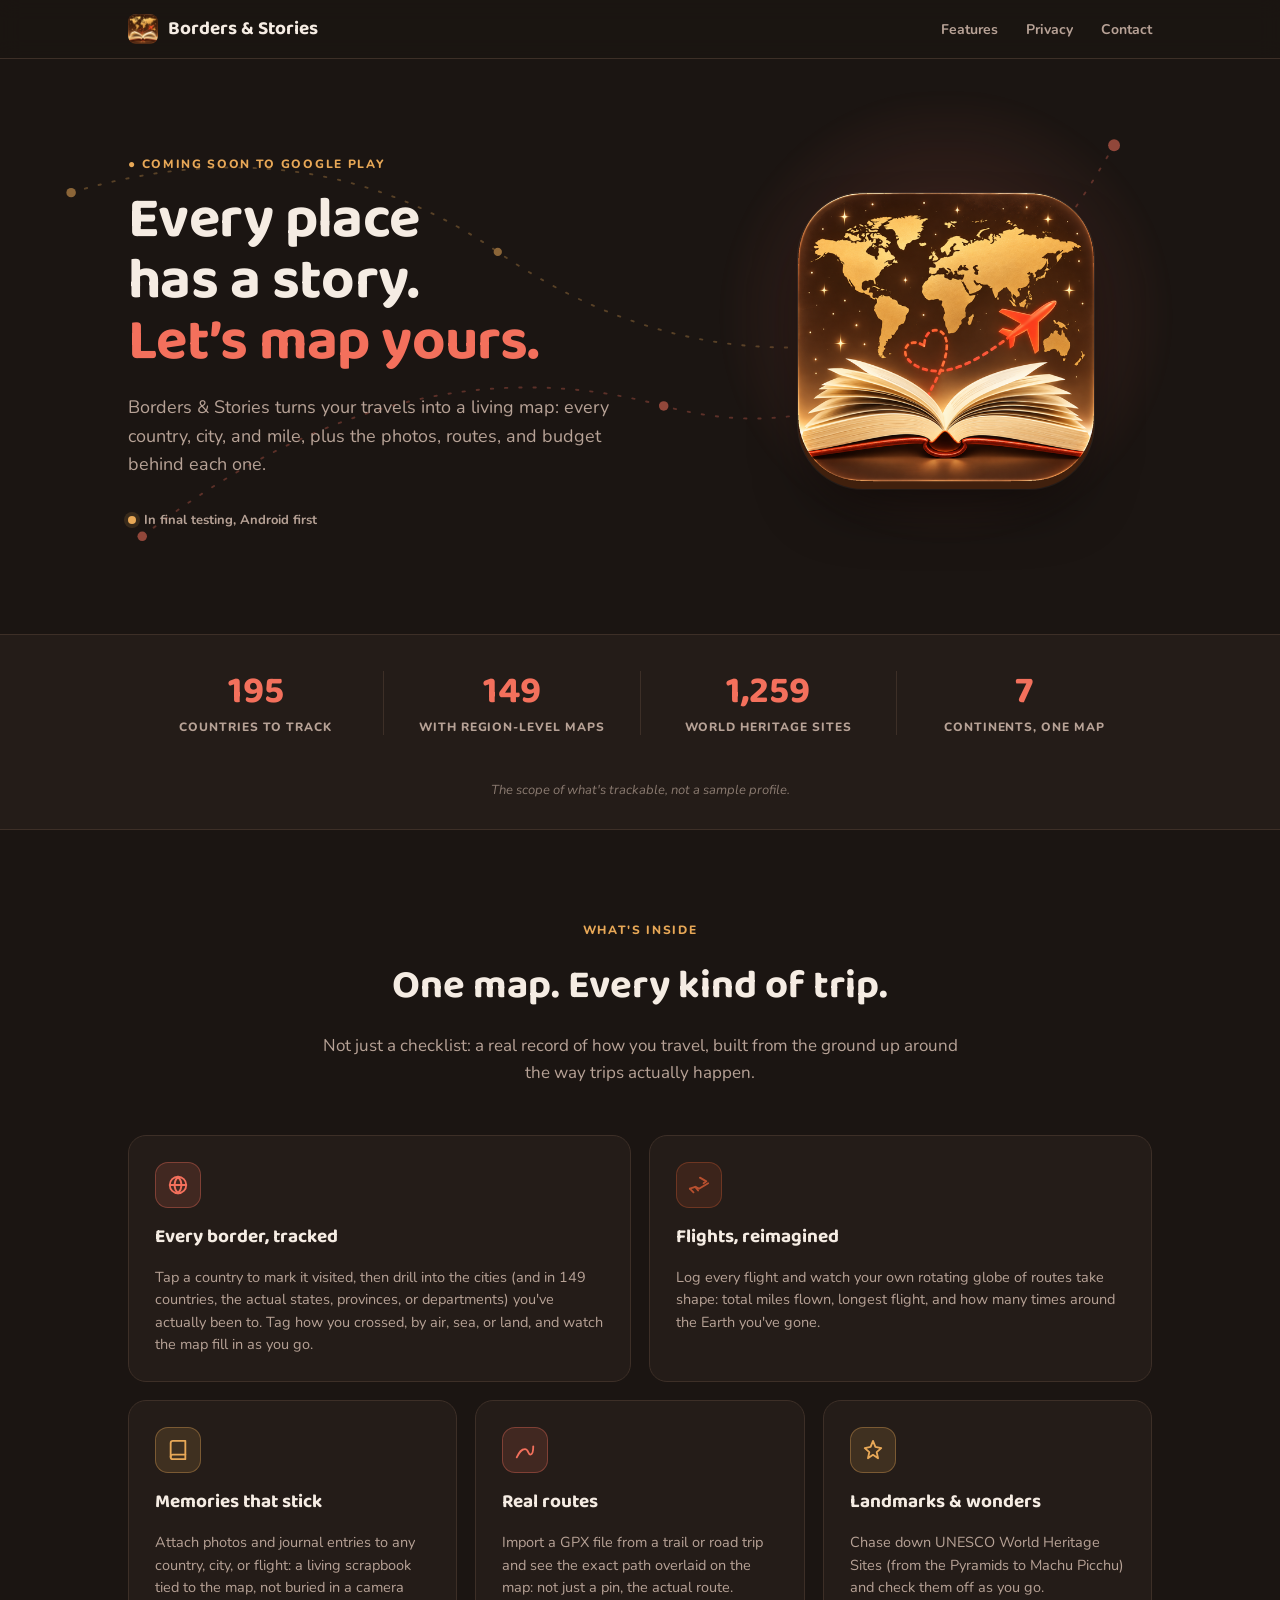
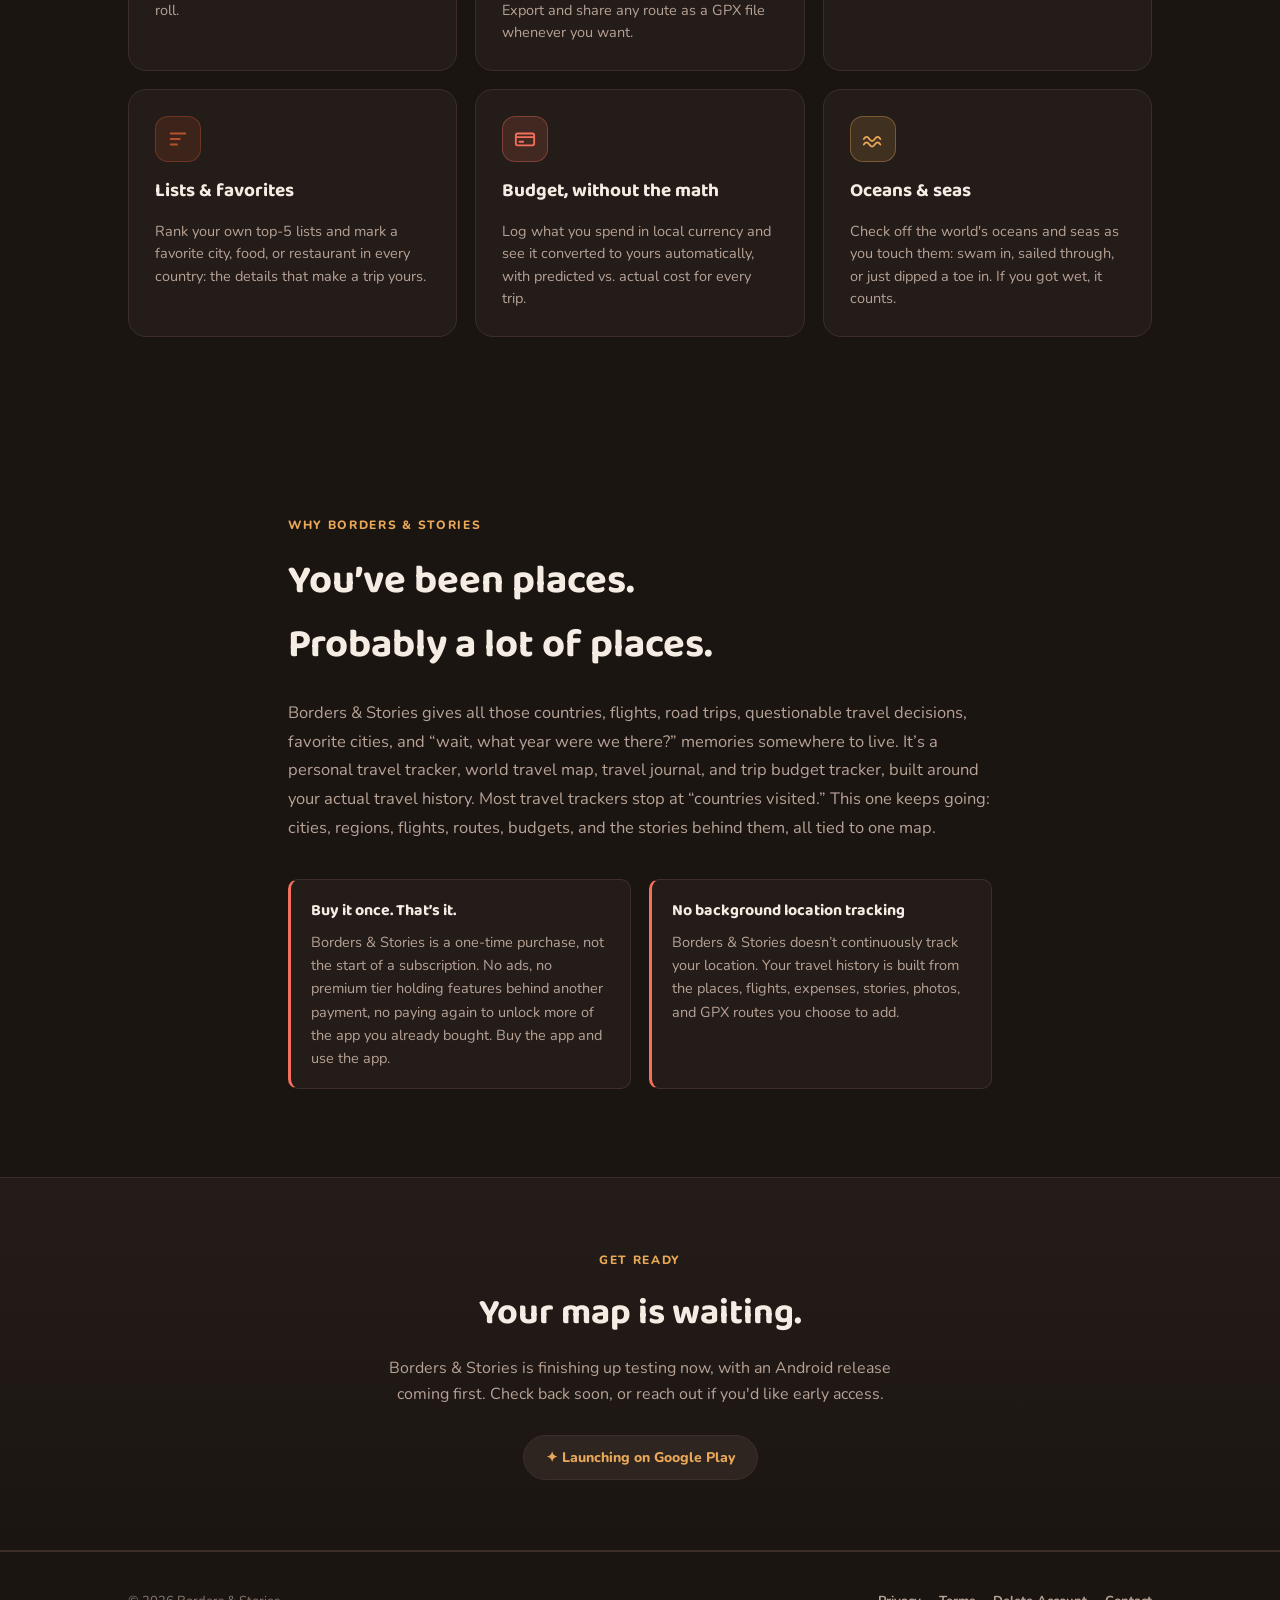
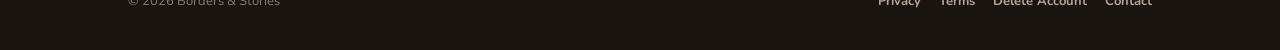
<file: index.html>
<!DOCTYPE html>
<html lang="en">
<head>
<meta charset="UTF-8">
<title>Borders &amp; Stories</title>
<meta name="viewport" content="width=device-width, initial-scale=1">
<link rel="preconnect" href="https://fonts.googleapis.com">
<link rel="preconnect" href="https://fonts.gstatic.com" crossorigin>
<link href="https://fonts.googleapis.com/css2?family=Baloo+2:wght@500;700;800&family=Nunito:wght@400;600;700;800&display=swap" rel="stylesheet">
<link rel="stylesheet" href="style.css">
<style>
  /* ---------- hero ---------- */
  .hero{position:relative;overflow:hidden;padding:76px 0 88px;border-bottom:1px solid var(--border);}
  .hero-grid{position:relative;z-index:2;display:grid;grid-template-columns:1.15fr 0.85fr;gap:56px;align-items:center;}
  @media (max-width:860px){.hero-grid{grid-template-columns:1fr;gap:40px;}}
  @media (max-width:640px){.nav-links{display:none;}}

  .hero h1{font-size:clamp(36px,5.4vw,58px);line-height:1.05;letter-spacing:-0.01em;margin-top:16px;}
  .hero h1 .accent{color:var(--coral);}
  .hero-sub{margin-top:20px;max-width:46ch;color:var(--text-muted);font-size:18px;line-height:1.6;}
  .hero-actions{margin-top:32px;display:flex;flex-wrap:wrap;align-items:center;gap:16px;}
  .status-pill{display:inline-flex;align-items:center;gap:8px;font-size:13px;font-weight:700;color:var(--text-muted);}
  .status-dot{width:8px;height:8px;border-radius:50%;background:var(--amber);box-shadow:0 0 0 4px var(--amber-wash);}

  .hero-art{position:relative;aspect-ratio:1/1;max-width:420px;margin:0 auto;}
  .hero-art .glow{position:absolute;inset:-10%;background:radial-gradient(circle at 50% 45%, rgba(243,112,92,0.22), transparent 62%);filter:blur(4px);}
  .hero-art img{position:relative;width:72%;margin:14% auto 0;border-radius:22%;box-shadow:0 30px 60px -20px rgba(0,0,0,0.65), 0 0 0 1px rgba(245,236,227,0.08);}
  .hero-bg-svg{position:absolute;inset:0;width:100%;height:100%;opacity:0.55;z-index:1;}

  /* ---------- stat strip ---------- */
  .stats{border-bottom:1px solid var(--border);background:var(--surface);}
  .stats-inner{display:flex;padding:36px 0;text-align:center;}
  .stat{flex:1;padding:0 12px;}
  .stat + .stat{border-left:1px solid var(--border);}
  .stat-num{font-family:"Baloo 2",sans-serif;font-weight:700;font-size:clamp(26px,4vw,38px);color:var(--coral);line-height:1.1;}
  .stat-label{margin-top:6px;font-size:12px;font-weight:800;letter-spacing:0.08em;text-transform:uppercase;color:var(--text-muted);}
  .stats-note{text-align:center;padding:10px 0 30px;font-size:13px;color:var(--text-faint);font-style:italic;}

  /* ---------- features ---------- */
  .section{padding:88px 0;}
  .section-head{max-width:640px;margin:0 auto 48px;text-align:center;}
  .section-head h2{font-size:clamp(28px,3.6vw,40px);margin-top:14px;}
  .section-head p{margin-top:14px;color:var(--text-muted);font-size:17px;line-height:1.6;}

  .bento{display:grid;grid-template-columns:repeat(6,1fr);gap:18px;}
  @media (max-width:860px){.bento{grid-template-columns:repeat(2,1fr);}}
  @media (max-width:520px){.bento{grid-template-columns:1fr;}}

  .card{background:var(--surface);border:1px solid var(--border);border-radius:18px;padding:26px;display:flex;flex-direction:column;gap:14px;grid-column:span 2;}
  .card.wide{grid-column:span 3;}
  @media (max-width:860px){.card,.card.wide{grid-column:span 1;}}

  .card-icon{width:46px;height:46px;border-radius:13px;display:flex;align-items:center;justify-content:center;border:1px solid transparent;}
  .card-icon svg{width:22px;height:22px;}
  .card h3{font-size:19px;color:var(--text);}
  .card p{color:var(--text-muted);font-size:14.5px;line-height:1.55;}

  .accent-coral .card-icon{background:var(--coral-wash);border-color:rgba(243,112,92,0.35);color:var(--coral);}
  .accent-amber .card-icon{background:var(--amber-wash);border-color:rgba(232,168,87,0.35);color:var(--amber);}
  .accent-terracotta .card-icon{background:var(--terracotta-wash);border-color:rgba(184,80,47,0.4);color:var(--terracotta);}

  /* ---------- cta band ---------- */
  /* ---------- about ---------- */
  .about-inner{max-width:760px;}
  .about-lead{margin-top:22px;color:var(--text-muted);font-size:16.5px;line-height:1.75;}
  .about-grid{display:grid;grid-template-columns:1fr 1fr;gap:18px;margin-top:36px;}
  @media (max-width:640px){.about-grid{grid-template-columns:1fr;}}
  .about-grid h3{font-size:16px;color:var(--text);margin-bottom:8px;}
  .about-grid p{color:var(--text-muted);font-size:14.5px;line-height:1.6;}

  .cta{border-top:1px solid var(--border);border-bottom:1px solid var(--border);background:linear-gradient(180deg, var(--surface), var(--bg));}
  .cta-inner{padding:70px 0;text-align:center;}
  .cta h2{font-size:clamp(26px,3.6vw,36px);}
  .cta p{margin-top:14px;color:var(--text-muted);font-size:16px;max-width:52ch;margin-left:auto;margin-right:auto;line-height:1.6;}
  .cta-pill{margin-top:28px;display:inline-flex;align-items:center;gap:10px;background:var(--surface-elevated);border:1px solid var(--border);padding:12px 22px;border-radius:999px;font-weight:800;font-size:14px;color:var(--amber);}
</style>
</head>
<body>

<nav class="nav">
  <div class="nav-inner">
    <a class="brand" href="index.html"><img src="icon.png" alt=""><span>Borders &amp; Stories</span></a>
    <div class="nav-links">
      <a href="#features">Features</a>
      <a href="privacy.html">Privacy</a>
      <a href="mailto:passport@bordersandstories.com">Contact</a>
    </div>
  </div>
</nav>

<header class="hero">
  <svg class="hero-bg-svg" viewBox="0 0 1080 620" preserveAspectRatio="xMidYMid slice" aria-hidden="true">
    <g stroke="#F3705C" stroke-width="1.6" fill="none" opacity="0.55">
      <path d="M120,470 Q 340,300 560,360 T 940,140" stroke-dasharray="2 10" stroke-linecap="round"/>
      <path d="M60,180 Q 260,120 420,230 T 760,300" stroke="#E8A857" stroke-dasharray="2 10" stroke-linecap="round"/>
    </g>
    <g fill="#F3705C">
      <circle cx="120" cy="470" r="4"/>
      <circle cx="560" cy="360" r="4"/>
      <circle cx="940" cy="140" r="5"/>
    </g>
    <g fill="#E8A857">
      <circle cx="60" cy="180" r="4"/>
      <circle cx="420" cy="230" r="3.5"/>
      <circle cx="760" cy="300" r="4.5"/>
    </g>
  </svg>
  <div class="wrap hero-grid">
    <div>
      <span class="eyebrow">● Coming soon to Google Play</span>
      <h1>Every place has a story.<br><span class="accent">Let&rsquo;s map yours.</span></h1>
      <p class="hero-sub">Borders &amp; Stories turns your travels into a living map: every country, city, and mile, plus the photos, routes, and budget behind each one.</p>
      <div class="hero-actions">
        <span class="status-pill"><span class="status-dot"></span>In final testing, Android first</span>
      </div>
    </div>
    <div class="hero-art">
      <div class="glow"></div>
      <img src="icon.png" alt="Borders & Stories app icon">
    </div>
  </div>
</header>

<section class="stats">
  <div class="wrap">
    <div class="stats-inner">
      <div class="stat"><div class="stat-num">195</div><div class="stat-label">Countries to track</div></div>
      <div class="stat"><div class="stat-num">149</div><div class="stat-label">With region-level maps</div></div>
      <div class="stat"><div class="stat-num">1,259</div><div class="stat-label">World Heritage sites</div></div>
      <div class="stat"><div class="stat-num">7</div><div class="stat-label">Continents, one map</div></div>
    </div>
  </div>
  <p class="stats-note">The scope of what's trackable, not a sample profile.</p>
</section>

<section class="section" id="features">
  <div class="wrap">
    <div class="section-head">
      <span class="eyebrow">What's inside</span>
      <h2>One map. Every kind of trip.</h2>
      <p>Not just a checklist: a real record of how you travel, built from the ground up around the way trips actually happen.</p>
    </div>

    <div class="bento">
      <div class="card wide accent-coral">
        <div class="card-icon"><svg viewBox="0 0 24 24" fill="none" stroke="currentColor" stroke-width="2" stroke-linecap="round" stroke-linejoin="round"><circle cx="12" cy="12" r="9"/><path d="M3 12h18M12 3c2.5 2.6 3.8 6 3.8 9s-1.3 6.4-3.8 9c-2.5-2.6-3.8-6-3.8-9s1.3-6.4 3.8-9z"/></svg></div>
        <h3>Every border, tracked</h3>
        <p>Tap a country to mark it visited, then drill into the cities (and in 149 countries, the actual states, provinces, or departments) you've actually been to. Tag how you crossed, by air, sea, or land, and watch the map fill in as you go.</p>
      </div>

      <div class="card wide accent-terracotta">
        <div class="card-icon"><svg viewBox="0 0 24 24" fill="none" stroke="currentColor" stroke-width="2" stroke-linecap="round" stroke-linejoin="round"><path d="M2 16l6-2 4 2 10-6"/><path d="M13 4l7 4-3 2"/><path d="M2 16l4 4M8 14l3 4"/></svg></div>
        <h3>Flights, reimagined</h3>
        <p>Log every flight and watch your own rotating globe of routes take shape: total miles flown, longest flight, and how many times around the Earth you've gone.</p>
      </div>

      <div class="card accent-amber">
        <div class="card-icon"><svg viewBox="0 0 24 24" fill="none" stroke="currentColor" stroke-width="2" stroke-linecap="round" stroke-linejoin="round"><path d="M4 19.5A2.5 2.5 0 0 1 6.5 17H20"/><path d="M6.5 2H20v20H6.5A2.5 2.5 0 0 1 4 19.5v-15A2.5 2.5 0 0 1 6.5 2z"/></svg></div>
        <h3>Memories that stick</h3>
        <p>Attach photos and journal entries to any country, city, or flight: a living scrapbook tied to the map, not buried in a camera roll.</p>
      </div>

      <div class="card accent-coral">
        <div class="card-icon"><svg viewBox="0 0 24 24" fill="none" stroke="currentColor" stroke-width="2" stroke-linecap="round" stroke-linejoin="round"><path d="M3 20c3-6 5-9 9-9s3 6 6 6 3-9 3-9"/></svg></div>
        <h3>Real routes</h3>
        <p>Import a GPX file from a trail or road trip and see the exact path overlaid on the map: not just a pin, the actual route. Export and share any route as a GPX file whenever you want.</p>
      </div>

      <div class="card accent-amber">
        <div class="card-icon"><svg viewBox="0 0 24 24" fill="none" stroke="currentColor" stroke-width="2" stroke-linecap="round" stroke-linejoin="round"><path d="M12 2l2.6 6.6L21 10l-5 4.3L17.5 21 12 17.3 6.5 21 8 14.3 3 10l6.4-1.4z"/></svg></div>
        <h3>Landmarks &amp; wonders</h3>
        <p>Chase down UNESCO World Heritage Sites (from the Pyramids to Machu Picchu) and check them off as you go.</p>
      </div>

      <div class="card accent-terracotta">
        <div class="card-icon"><svg viewBox="0 0 24 24" fill="none" stroke="currentColor" stroke-width="2" stroke-linecap="round" stroke-linejoin="round"><path d="M4 6h16M4 12h10M4 18h7"/></svg></div>
        <h3>Lists &amp; favorites</h3>
        <p>Rank your own top-5 lists and mark a favorite city, food, or restaurant in every country: the details that make a trip yours.</p>
      </div>

      <div class="card accent-coral">
        <div class="card-icon"><svg viewBox="0 0 24 24" fill="none" stroke="currentColor" stroke-width="2" stroke-linecap="round" stroke-linejoin="round"><rect x="2" y="6" width="20" height="13" rx="2"/><path d="M2 10h20M6 15h4"/></svg></div>
        <h3>Budget, without the math</h3>
        <p>Log what you spend in local currency and see it converted to yours automatically, with predicted vs. actual cost for every trip.</p>
      </div>

      <div class="card accent-amber">
        <div class="card-icon"><svg viewBox="0 0 24 24" fill="none" stroke="currentColor" stroke-width="2" stroke-linecap="round" stroke-linejoin="round"><path d="M2 12c2-3 4-3 6 0s4 3 6 0 4-3 6 0"/><path d="M2 18c2-3 4-3 6 0s4 3 6 0 4-3 6 0"/></svg></div>
        <h3>Oceans &amp; seas</h3>
        <p>Check off the world's oceans and seas as you touch them: swam in, sailed through, or just dipped a toe in. If you got wet, it counts.</p>
      </div>
    </div>
  </div>
</section>

<section class="section about">
  <div class="wrap about-inner">
    <div class="section-head" style="text-align:left;margin:0;">
      <span class="eyebrow">Why Borders &amp; Stories</span>
      <h2>You&rsquo;ve been places. Probably a lot of places.</h2>
    </div>
    <p class="about-lead">Borders &amp; Stories gives all those countries, flights, road trips, questionable travel decisions, favorite cities, and &ldquo;wait, what year were we there?&rdquo; memories somewhere to live. It&rsquo;s a personal travel tracker, world travel map, travel journal, and trip budget tracker, built around your actual travel history. Most travel trackers stop at &ldquo;countries visited.&rdquo; This one keeps going: cities, regions, flights, routes, budgets, and the stories behind them, all tied to one map.</p>

    <div class="about-grid">
      <div class="callout">
        <h3>Buy it once. That&rsquo;s it.</h3>
        <p>Borders &amp; Stories is a one-time purchase, not the start of a subscription. No ads, no premium tier holding features behind another payment, no paying again to unlock more of the app you already bought. Buy the app and use the app.</p>
      </div>
      <div class="callout">
        <h3>No background location tracking</h3>
        <p>Borders &amp; Stories doesn&rsquo;t continuously track your location. Your travel history is built from the places, flights, expenses, stories, photos, and GPX routes you choose to add.</p>
      </div>
    </div>
  </div>
</section>

<section class="cta">
  <div class="wrap cta-inner">
    <span class="eyebrow">Get ready</span>
    <h2 style="margin-top:14px;">Your map is waiting.</h2>
    <p>Borders &amp; Stories is finishing up testing now, with an Android release coming first. Check back soon, or reach out if you'd like early access.</p>
    <div class="cta-pill">✦ Launching on Google Play</div>
  </div>
</section>

<footer>
  <div class="wrap foot-bottom">
    <span>&copy; 2026 Borders &amp; Stories</span>
    <div class="foot-links">
      <a href="privacy.html">Privacy</a>
      <a href="terms.html">Terms</a>
      <a href="delete-account.html">Delete Account</a>
      <a href="mailto:passport@bordersandstories.com">Contact</a>
    </div>
  </div>
</footer>
</body>
</html>
</file>
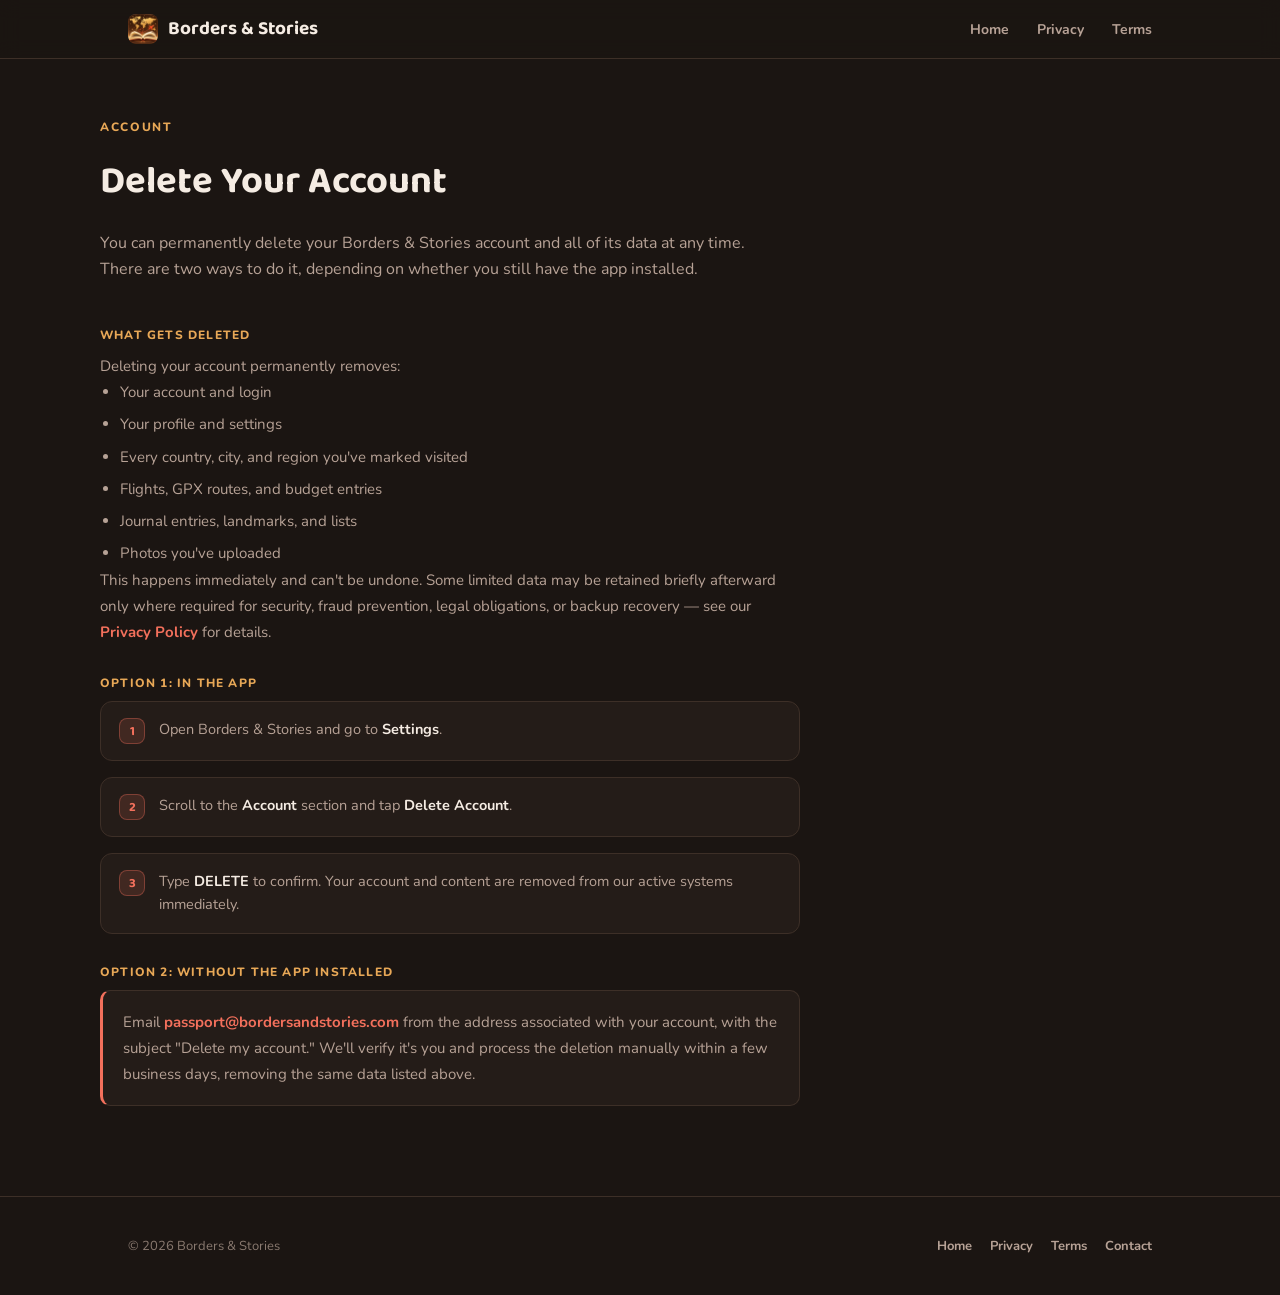
<file: delete-account.html>
<!DOCTYPE html>
<html lang="en">
<head>
<meta charset="UTF-8">
<title>Delete Your Account — Borders &amp; Stories</title>
<meta name="viewport" content="width=device-width, initial-scale=1">
<link rel="preconnect" href="https://fonts.googleapis.com">
<link rel="preconnect" href="https://fonts.gstatic.com" crossorigin>
<link href="https://fonts.googleapis.com/css2?family=Baloo+2:wght@500;700;800&family=Nunito:wght@400;600;700;800&display=swap" rel="stylesheet">
<link rel="stylesheet" href="style.css">
</head>
<body>

<nav class="nav">
  <div class="nav-inner">
    <a class="brand" href="index.html"><img src="icon.png" alt=""><span>Borders &amp; Stories</span></a>
    <div class="nav-links">
      <a href="index.html">Home</a>
      <a href="privacy.html">Privacy</a>
      <a href="terms.html">Terms</a>
    </div>
  </div>
</nav>

<main class="doc wrap">
  <div class="doc-header">
    <span class="eyebrow">Account</span>
    <h1>Delete Your Account</h1>
    <p class="doc-intro">You can permanently delete your Borders &amp; Stories account and all of its data at any time. There are two ways to do it, depending on whether you still have the app installed.</p>
  </div>

  <div class="doc-body">
    <div>
      <h2>What gets deleted</h2>
      <p>Deleting your account permanently removes:</p>
      <ul>
        <li>Your account and login</li>
        <li>Your profile and settings</li>
        <li>Every country, city, and region you've marked visited</li>
        <li>Flights, GPX routes, and budget entries</li>
        <li>Journal entries, landmarks, and lists</li>
        <li>Photos you've uploaded</li>
      </ul>
      <p>This happens immediately and can't be undone. Some limited data may be retained briefly afterward only where required for security, fraud prevention, legal obligations, or backup recovery — see our <a href="privacy.html">Privacy Policy</a> for details.</p>
    </div>

    <div>
      <h2>Option 1: In the app</h2>
      <div class="step-list">
        <div class="step">
          <span class="step-num">1</span>
          <p>Open Borders &amp; Stories and go to <strong>Settings</strong>.</p>
        </div>
        <div class="step">
          <span class="step-num">2</span>
          <p>Scroll to the <strong>Account</strong> section and tap <strong>Delete Account</strong>.</p>
        </div>
        <div class="step">
          <span class="step-num">3</span>
          <p>Type <strong>DELETE</strong> to confirm. Your account and content are removed from our active systems immediately.</p>
        </div>
      </div>
    </div>

    <div>
      <h2>Option 2: Without the app installed</h2>
      <div class="callout">
        <p>Email <a href="mailto:passport@bordersandstories.com?subject=Delete%20my%20account">passport@bordersandstories.com</a> from the address associated with your account, with the subject "Delete my account." We'll verify it's you and process the deletion manually within a few business days, removing the same data listed above.</p>
      </div>
    </div>
  </div>
</main>

<footer>
  <div class="wrap foot-bottom">
    <span>&copy; 2026 Borders &amp; Stories</span>
    <div class="foot-links">
      <a href="index.html">Home</a>
      <a href="privacy.html">Privacy</a>
      <a href="terms.html">Terms</a>
      <a href="mailto:passport@bordersandstories.com">Contact</a>
    </div>
  </div>
</footer>
</body>
</html>
</file>
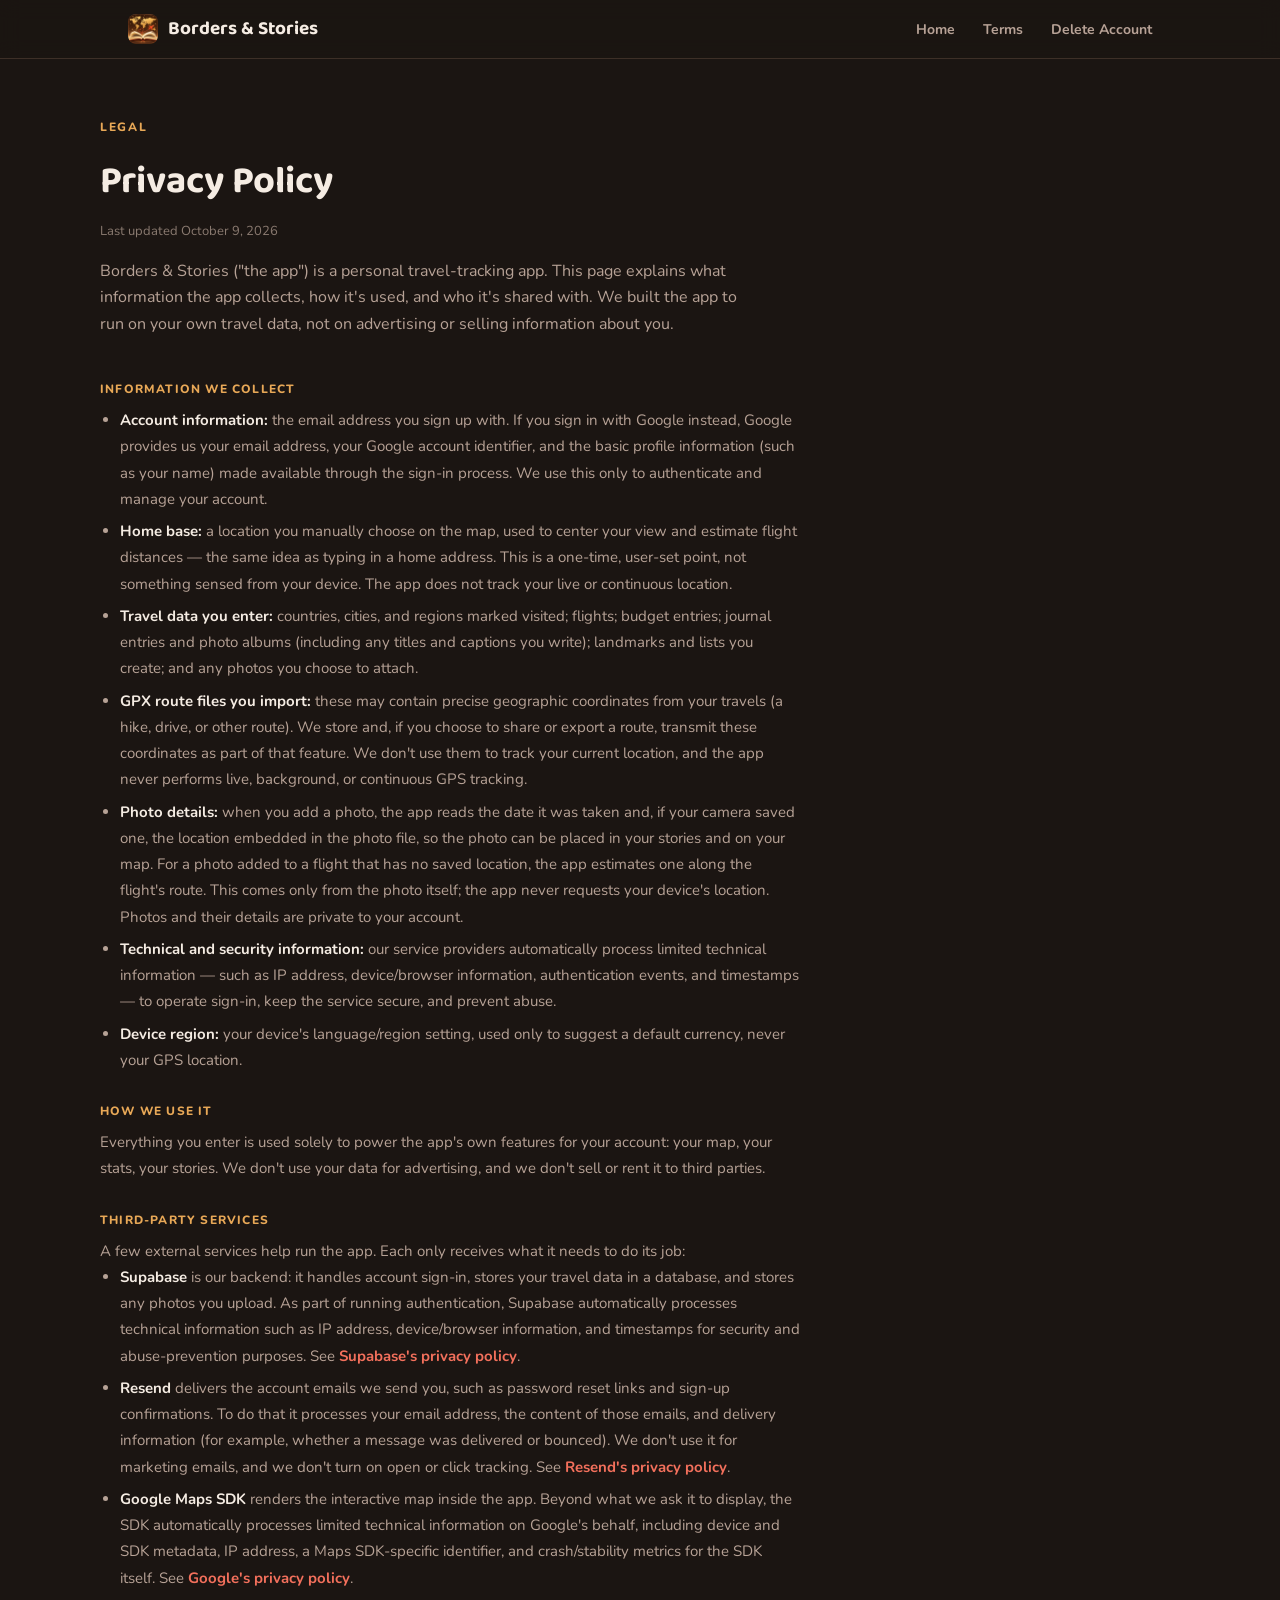
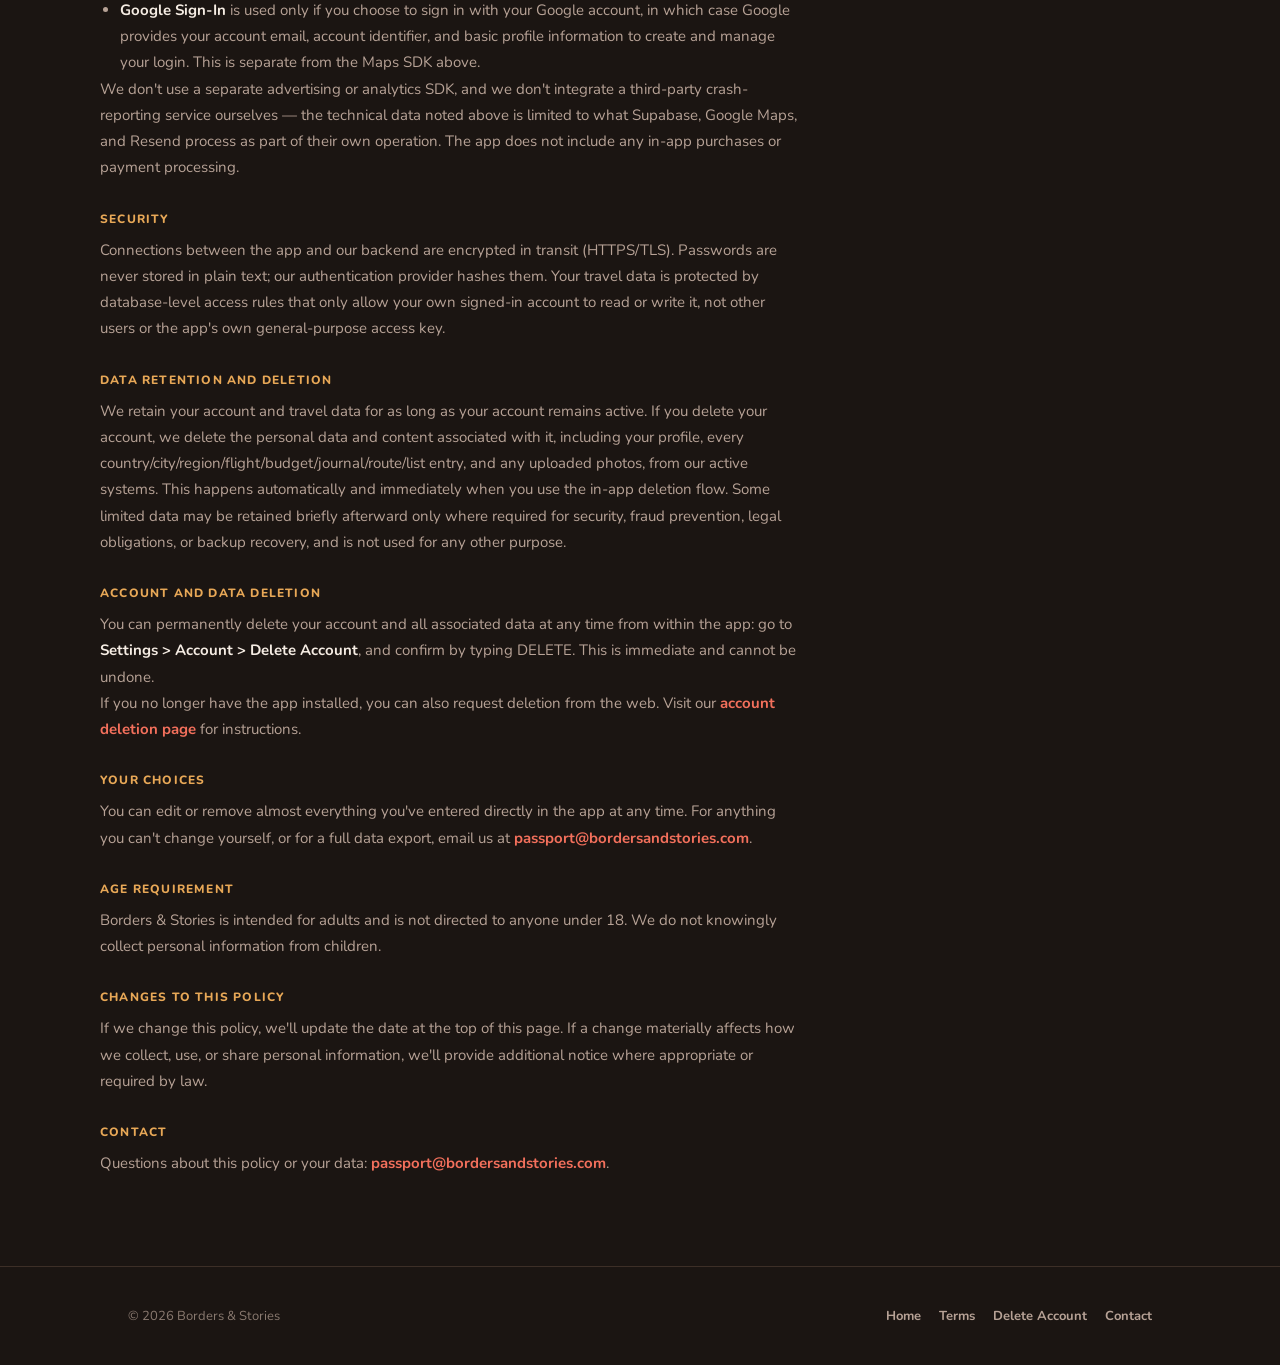
<file: privacy.html>
<!DOCTYPE html>
<html lang="en">
<head>
<meta charset="UTF-8">
<title>Privacy Policy — Borders &amp; Stories</title>
<meta name="viewport" content="width=device-width, initial-scale=1">
<link rel="preconnect" href="https://fonts.googleapis.com">
<link rel="preconnect" href="https://fonts.gstatic.com" crossorigin>
<link href="https://fonts.googleapis.com/css2?family=Baloo+2:wght@500;700;800&family=Nunito:wght@400;600;700;800&display=swap" rel="stylesheet">
<link rel="stylesheet" href="style.css">
</head>
<body>

<nav class="nav">
  <div class="nav-inner">
    <a class="brand" href="index.html"><img src="icon.png" alt=""><span>Borders &amp; Stories</span></a>
    <div class="nav-links">
      <a href="index.html">Home</a>
      <a href="terms.html">Terms</a>
      <a href="delete-account.html">Delete Account</a>
    </div>
  </div>
</nav>

<main class="doc wrap">
  <div class="doc-header">
    <span class="eyebrow">Legal</span>
    <h1>Privacy Policy</h1>
    <p class="updated">Last updated October 9, 2026</p>
    <p class="doc-intro">Borders &amp; Stories ("the app") is a personal travel-tracking app. This page explains what information the app collects, how it's used, and who it's shared with. We built the app to run on your own travel data, not on advertising or selling information about you.</p>
  </div>

  <div class="doc-body">
    <div>
      <h2>Information we collect</h2>
      <ul>
        <li><strong>Account information:</strong> the email address you sign up with. If you sign in with Google instead, Google provides us your email address, your Google account identifier, and the basic profile information (such as your name) made available through the sign-in process. We use this only to authenticate and manage your account.</li>
        <li><strong>Home base:</strong> a location you manually choose on the map, used to center your view and estimate flight distances — the same idea as typing in a home address. This is a one-time, user-set point, not something sensed from your device. The app does not track your live or continuous location.</li>
        <li><strong>Travel data you enter:</strong> countries, cities, and regions marked visited; flights; budget entries; journal entries and photo albums (including any titles and captions you write); landmarks and lists you create; and any photos you choose to attach.</li>
        <li><strong>GPX route files you import:</strong> these may contain precise geographic coordinates from your travels (a hike, drive, or other route). We store and, if you choose to share or export a route, transmit these coordinates as part of that feature. We don't use them to track your current location, and the app never performs live, background, or continuous GPS tracking.</li>
        <li><strong>Photo details:</strong> when you add a photo, the app reads the date it was taken and, if your camera saved one, the location embedded in the photo file, so the photo can be placed in your stories and on your map. For a photo added to a flight that has no saved location, the app estimates one along the flight's route. This comes only from the photo itself; the app never requests your device's location. Photos and their details are private to your account.</li>
        <li><strong>Technical and security information:</strong> our service providers automatically process limited technical information — such as IP address, device/browser information, authentication events, and timestamps — to operate sign-in, keep the service secure, and prevent abuse.</li>
        <li><strong>Device region:</strong> your device's language/region setting, used only to suggest a default currency, never your GPS location.</li>
      </ul>
    </div>

    <div>
      <h2>How we use it</h2>
      <p>Everything you enter is used solely to power the app's own features for your account: your map, your stats, your stories. We don't use your data for advertising, and we don't sell or rent it to third parties.</p>
    </div>

    <div>
      <h2>Third-party services</h2>
      <p>A few external services help run the app. Each only receives what it needs to do its job:</p>
      <ul>
        <li><strong>Supabase</strong> is our backend: it handles account sign-in, stores your travel data in a database, and stores any photos you upload. As part of running authentication, Supabase automatically processes technical information such as IP address, device/browser information, and timestamps for security and abuse-prevention purposes. See <a href="https://supabase.com/privacy" target="_blank" rel="noopener">Supabase's privacy policy</a>.</li>
        <li><strong>Resend</strong> delivers the account emails we send you, such as password reset links and sign-up confirmations. To do that it processes your email address, the content of those emails, and delivery information (for example, whether a message was delivered or bounced). We don't use it for marketing emails, and we don't turn on open or click tracking. See <a href="https://resend.com/legal/privacy-policy" target="_blank" rel="noopener">Resend's privacy policy</a>.</li>
        <li><strong>Google Maps SDK</strong> renders the interactive map inside the app. Beyond what we ask it to display, the SDK automatically processes limited technical information on Google's behalf, including device and SDK metadata, IP address, a Maps SDK-specific identifier, and crash/stability metrics for the SDK itself. See <a href="https://policies.google.com/privacy" target="_blank" rel="noopener">Google's privacy policy</a>.</li>
        <li><strong>Google Sign-In</strong> is used only if you choose to sign in with your Google account, in which case Google provides your account email, account identifier, and basic profile information to create and manage your login. This is separate from the Maps SDK above.</li>
      </ul>
      <p>We don't use a separate advertising or analytics SDK, and we don't integrate a third-party crash-reporting service ourselves — the technical data noted above is limited to what Supabase, Google Maps, and Resend process as part of their own operation. The app does not include any in-app purchases or payment processing.</p>
    </div>

    <div>
      <h2>Security</h2>
      <p>Connections between the app and our backend are encrypted in transit (HTTPS/TLS). Passwords are never stored in plain text; our authentication provider hashes them. Your travel data is protected by database-level access rules that only allow your own signed-in account to read or write it, not other users or the app's own general-purpose access key.</p>
    </div>

    <div>
      <h2>Data retention and deletion</h2>
      <p>We retain your account and travel data for as long as your account remains active. If you delete your account, we delete the personal data and content associated with it, including your profile, every country/city/region/flight/budget/journal/route/list entry, and any uploaded photos, from our active systems. This happens automatically and immediately when you use the in-app deletion flow. Some limited data may be retained briefly afterward only where required for security, fraud prevention, legal obligations, or backup recovery, and is not used for any other purpose.</p>
    </div>

    <div>
      <h2>Account and data deletion</h2>
      <p>You can permanently delete your account and all associated data at any time from within the app: go to <strong>Settings &gt; Account &gt; Delete Account</strong>, and confirm by typing DELETE. This is immediate and cannot be undone.</p>
      <p>If you no longer have the app installed, you can also request deletion from the web. Visit our <a href="delete-account.html">account deletion page</a> for instructions.</p>
    </div>

    <div>
      <h2>Your choices</h2>
      <p>You can edit or remove almost everything you've entered directly in the app at any time. For anything you can't change yourself, or for a full data export, email us at <a href="mailto:passport@bordersandstories.com">passport@bordersandstories.com</a>.</p>
    </div>

    <div>
      <h2>Age requirement</h2>
      <p>Borders &amp; Stories is intended for adults and is not directed to anyone under 18. We do not knowingly collect personal information from children.</p>
    </div>

    <div>
      <h2>Changes to this policy</h2>
      <p>If we change this policy, we'll update the date at the top of this page. If a change materially affects how we collect, use, or share personal information, we'll provide additional notice where appropriate or required by law.</p>
    </div>

    <div>
      <h2>Contact</h2>
      <p>Questions about this policy or your data: <a href="mailto:passport@bordersandstories.com">passport@bordersandstories.com</a>.</p>
    </div>
  </div>
</main>

<footer>
  <div class="wrap foot-bottom">
    <span>&copy; 2026 Borders &amp; Stories</span>
    <div class="foot-links">
      <a href="index.html">Home</a>
      <a href="terms.html">Terms</a>
      <a href="delete-account.html">Delete Account</a>
      <a href="mailto:passport@bordersandstories.com">Contact</a>
    </div>
  </div>
</footer>
</body>
</html>
</file>
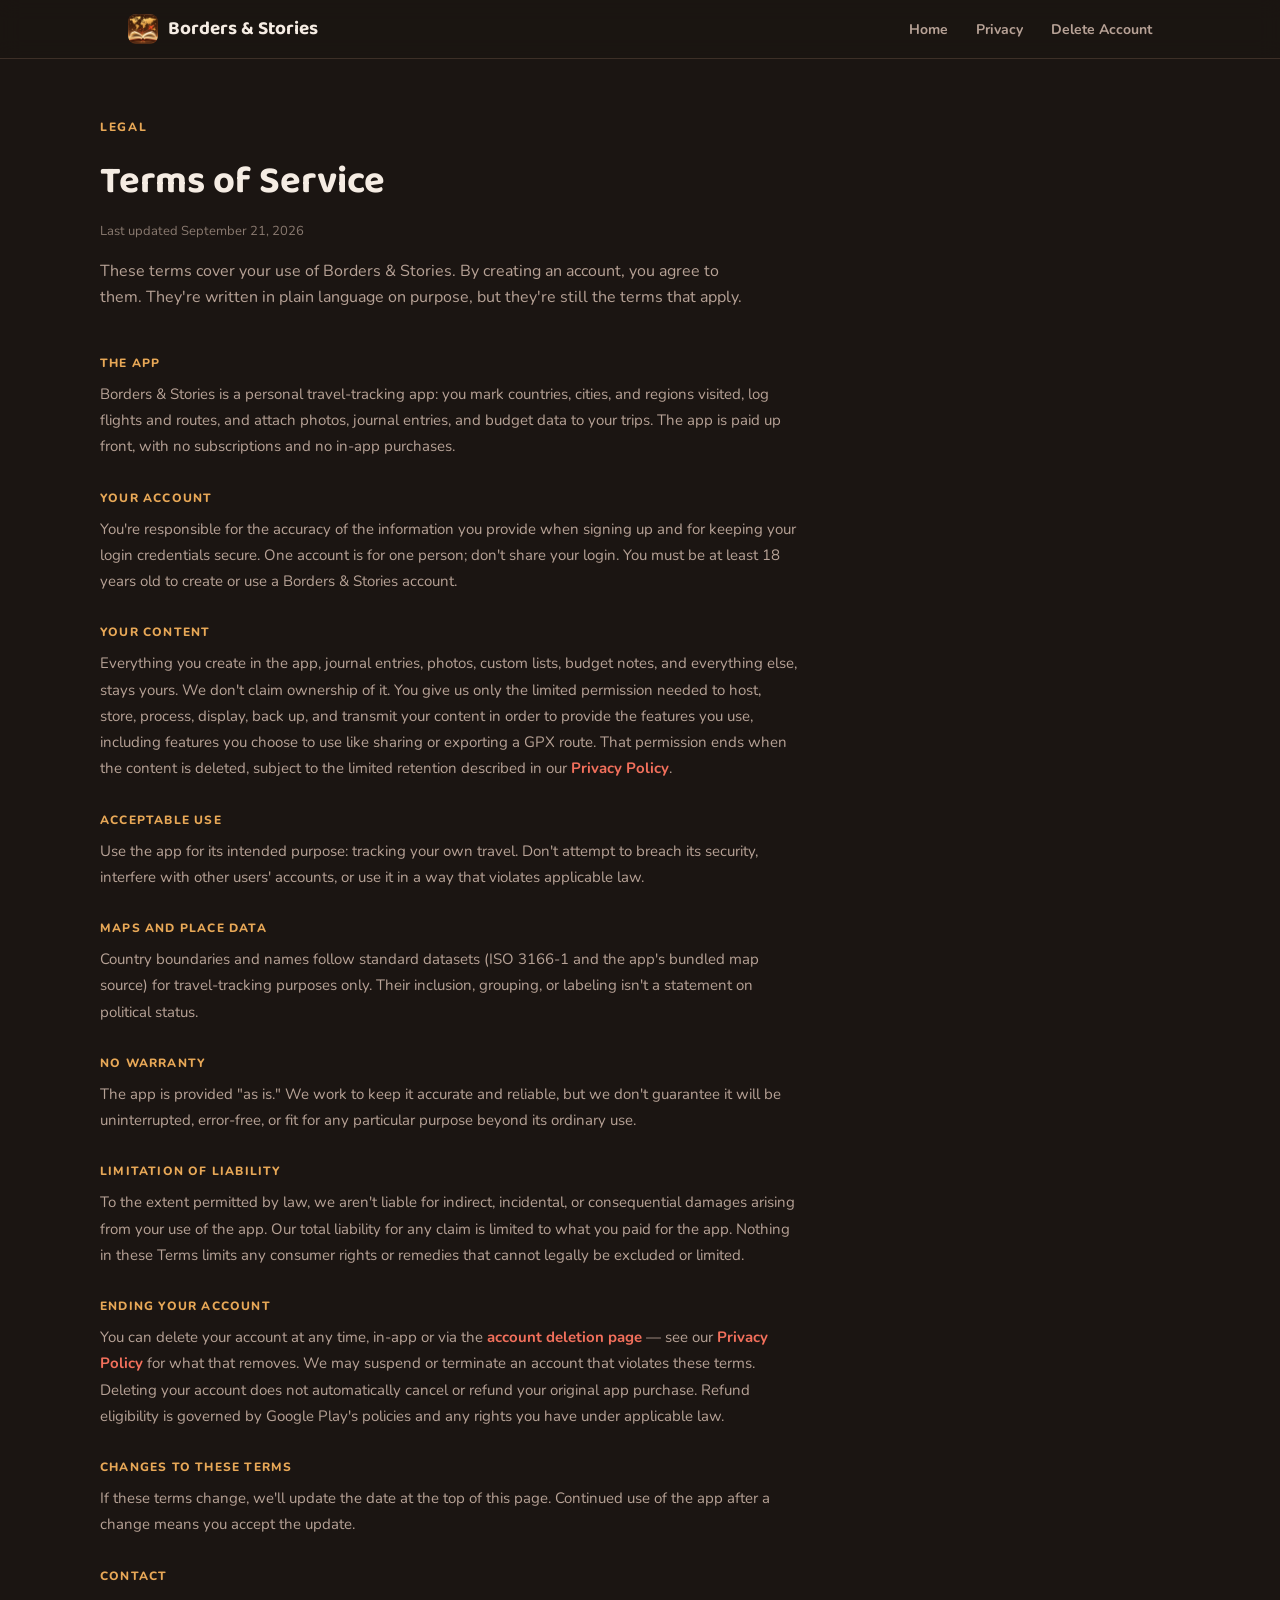
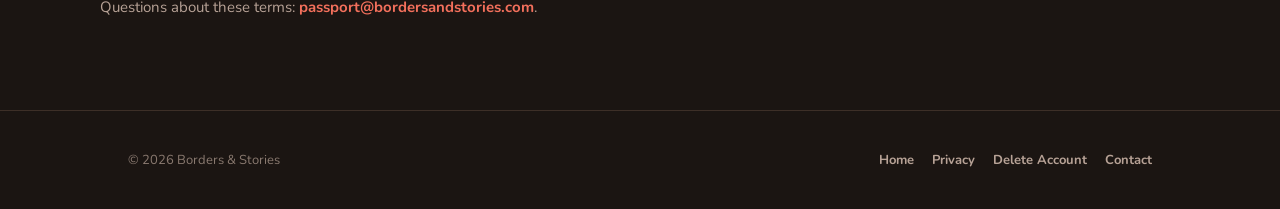
<file: terms.html>
<!DOCTYPE html>
<html lang="en">
<head>
<meta charset="UTF-8">
<title>Terms of Service — Borders &amp; Stories</title>
<meta name="viewport" content="width=device-width, initial-scale=1">
<link rel="preconnect" href="https://fonts.googleapis.com">
<link rel="preconnect" href="https://fonts.gstatic.com" crossorigin>
<link href="https://fonts.googleapis.com/css2?family=Baloo+2:wght@500;700;800&family=Nunito:wght@400;600;700;800&display=swap" rel="stylesheet">
<link rel="stylesheet" href="style.css">
</head>
<body>

<nav class="nav">
  <div class="nav-inner">
    <a class="brand" href="index.html"><img src="icon.png" alt=""><span>Borders &amp; Stories</span></a>
    <div class="nav-links">
      <a href="index.html">Home</a>
      <a href="privacy.html">Privacy</a>
      <a href="delete-account.html">Delete Account</a>
    </div>
  </div>
</nav>

<main class="doc wrap">
  <div class="doc-header">
    <span class="eyebrow">Legal</span>
    <h1>Terms of Service</h1>
    <p class="updated">Last updated September 21, 2026</p>
    <p class="doc-intro">These terms cover your use of Borders &amp; Stories. By creating an account, you agree to them. They're written in plain language on purpose, but they're still the terms that apply.</p>
  </div>

  <div class="doc-body">
    <div>
      <h2>The app</h2>
      <p>Borders &amp; Stories is a personal travel-tracking app: you mark countries, cities, and regions visited, log flights and routes, and attach photos, journal entries, and budget data to your trips. The app is paid up front, with no subscriptions and no in-app purchases.</p>
    </div>

    <div>
      <h2>Your account</h2>
      <p>You're responsible for the accuracy of the information you provide when signing up and for keeping your login credentials secure. One account is for one person; don't share your login. You must be at least 18 years old to create or use a Borders &amp; Stories account.</p>
    </div>

    <div>
      <h2>Your content</h2>
      <p>Everything you create in the app, journal entries, photos, custom lists, budget notes, and everything else, stays yours. We don't claim ownership of it. You give us only the limited permission needed to host, store, process, display, back up, and transmit your content in order to provide the features you use, including features you choose to use like sharing or exporting a GPX route. That permission ends when the content is deleted, subject to the limited retention described in our <a href="privacy.html">Privacy Policy</a>.</p>
    </div>

    <div>
      <h2>Acceptable use</h2>
      <p>Use the app for its intended purpose: tracking your own travel. Don't attempt to breach its security, interfere with other users' accounts, or use it in a way that violates applicable law.</p>
    </div>

    <div>
      <h2>Maps and place data</h2>
      <p>Country boundaries and names follow standard datasets (ISO 3166-1 and the app's bundled map source) for travel-tracking purposes only. Their inclusion, grouping, or labeling isn't a statement on political status.</p>
    </div>

    <div>
      <h2>No warranty</h2>
      <p>The app is provided "as is." We work to keep it accurate and reliable, but we don't guarantee it will be uninterrupted, error-free, or fit for any particular purpose beyond its ordinary use.</p>
    </div>

    <div>
      <h2>Limitation of liability</h2>
      <p>To the extent permitted by law, we aren't liable for indirect, incidental, or consequential damages arising from your use of the app. Our total liability for any claim is limited to what you paid for the app. Nothing in these Terms limits any consumer rights or remedies that cannot legally be excluded or limited.</p>
    </div>

    <div>
      <h2>Ending your account</h2>
      <p>You can delete your account at any time, in-app or via the <a href="delete-account.html">account deletion page</a> — see our <a href="privacy.html">Privacy Policy</a> for what that removes. We may suspend or terminate an account that violates these terms.</p>
      <p>Deleting your account does not automatically cancel or refund your original app purchase. Refund eligibility is governed by Google Play's policies and any rights you have under applicable law.</p>
    </div>

    <div>
      <h2>Changes to these terms</h2>
      <p>If these terms change, we'll update the date at the top of this page. Continued use of the app after a change means you accept the update.</p>
    </div>

    <div>
      <h2>Contact</h2>
      <p>Questions about these terms: <a href="mailto:passport@bordersandstories.com">passport@bordersandstories.com</a>.</p>
    </div>
  </div>
</main>

<footer>
  <div class="wrap foot-bottom">
    <span>&copy; 2026 Borders &amp; Stories</span>
    <div class="foot-links">
      <a href="index.html">Home</a>
      <a href="privacy.html">Privacy</a>
      <a href="delete-account.html">Delete Account</a>
      <a href="mailto:passport@bordersandstories.com">Contact</a>
    </div>
  </div>
</footer>
</body>
</html>
</file>
<file: style.css>
:root{
  --bg:#1B1512;
  --surface:#241C18;
  --surface-elevated:#2E2420;
  --border:#3D2F27;
  --text:#F5ECE3;
  --text-muted:#B7A296;
  --text-faint:#8A7A70;
  --coral:#F3705C;
  --amber:#E8A857;
  --terracotta:#B8502F;
  --coral-wash:rgba(243,112,92,0.14);
  --amber-wash:rgba(232,168,87,0.14);
  --terracotta-wash:rgba(184,80,47,0.16);
}

*{box-sizing:border-box;}
html{scroll-behavior:smooth;}
body{
  margin:0;
  background:var(--bg);
  color:var(--text);
  font-family:"Nunito",-apple-system,BlinkMacSystemFont,"Segoe UI",sans-serif;
  -webkit-font-smoothing:antialiased;
}
h1,h2,h3,.display{
  font-family:"Baloo 2","Nunito",sans-serif;
  font-weight:700;
  text-wrap:balance;
  margin:0;
}
p{margin:0;}
a{color:inherit;}
img{max-width:100%;display:block;}

.wrap{max-width:1080px;margin:0 auto;padding:0 28px;}

.eyebrow{
  display:inline-flex;
  align-items:center;
  gap:8px;
  color:var(--amber);
  font-family:"Nunito",sans-serif;
  font-weight:800;
  font-size:12px;
  letter-spacing:0.14em;
  text-transform:uppercase;
}

/* ---------- nav ---------- */
.nav{
  position:sticky;
  top:0;
  z-index:20;
  background:rgba(27,21,18,0.86);
  backdrop-filter:blur(10px);
  border-bottom:1px solid var(--border);
}
.nav-inner{
  max-width:1080px;
  margin:0 auto;
  padding:14px 28px;
  display:flex;
  align-items:center;
  justify-content:space-between;
  gap:16px;
}
.brand{display:flex;align-items:center;gap:10px;font-family:"Baloo 2",sans-serif;font-weight:700;font-size:19px;text-decoration:none;color:var(--text);}
.brand img{width:30px;height:30px;border-radius:8px;}
.nav-links{display:flex;gap:28px;font-weight:700;font-size:14px;color:var(--text-muted);}
.nav-links a{text-decoration:none;color:inherit;}
.nav-links a:hover{color:var(--text);}
@media (max-width:640px){.nav-links{gap:16px;font-size:13px;}}

/* ---------- document layout (privacy / terms / delete-account) ---------- */
.doc{padding:56px 0 90px;}
.doc-header{max-width:70ch;margin-bottom:44px;}
.doc-header h1{font-size:clamp(28px,4vw,38px);margin-top:14px;}
.doc-header .updated{margin-top:10px;color:var(--text-faint);font-size:13px;}
.doc-intro{margin-top:18px;color:var(--text-muted);font-size:16px;line-height:1.65;max-width:65ch;}

.doc-body{display:flex;flex-direction:column;gap:30px;max-width:70ch;}
.doc-body h2{
  font-family:"Nunito",sans-serif;
  font-weight:800;
  font-size:12px;
  letter-spacing:0.1em;
  text-transform:uppercase;
  color:var(--amber);
  margin-bottom:10px;
}
.doc-body p, .doc-body li{color:var(--text-muted);font-size:15px;line-height:1.75;}
.doc-body ul{margin:0;padding-left:20px;display:flex;flex-direction:column;gap:6px;}
.doc-body strong{color:var(--text);}
.doc-body a{color:var(--coral);font-weight:700;text-decoration:none;}
.doc-body a:hover{text-decoration:underline;}

.callout{
  background:var(--surface);
  border:1px solid var(--border);
  border-left:3px solid var(--coral);
  border-radius:10px;
  padding:18px 20px;
}
.callout p + p{margin-top:10px;}

.step-list{display:flex;flex-direction:column;gap:16px;counter-reset:step;}
.step{
  display:flex;
  gap:14px;
  background:var(--surface);
  border:1px solid var(--border);
  border-radius:12px;
  padding:16px 18px;
}
.step-num{
  flex-shrink:0;
  width:26px;
  height:26px;
  border-radius:8px;
  background:var(--coral-wash);
  border:1px solid rgba(243,112,92,0.35);
  color:var(--coral);
  font-family:"Baloo 2",sans-serif;
  font-weight:700;
  font-size:13px;
  display:flex;
  align-items:center;
  justify-content:center;
}
.step p{color:var(--text-muted);font-size:14.5px;line-height:1.6;}
.step strong{color:var(--text);}

/* ---------- footer ---------- */
footer{border-top:1px solid var(--border);padding:40px 0;}
.foot-bottom{
  display:flex;
  flex-wrap:wrap;
  gap:14px;
  align-items:center;
  justify-content:space-between;
  color:var(--text-faint);
  font-size:13px;
}
.foot-links{display:flex;gap:18px;}
.foot-bottom a{color:var(--text-muted);font-weight:700;text-decoration:none;}
.foot-bottom a:hover{color:var(--text);}
</file>
